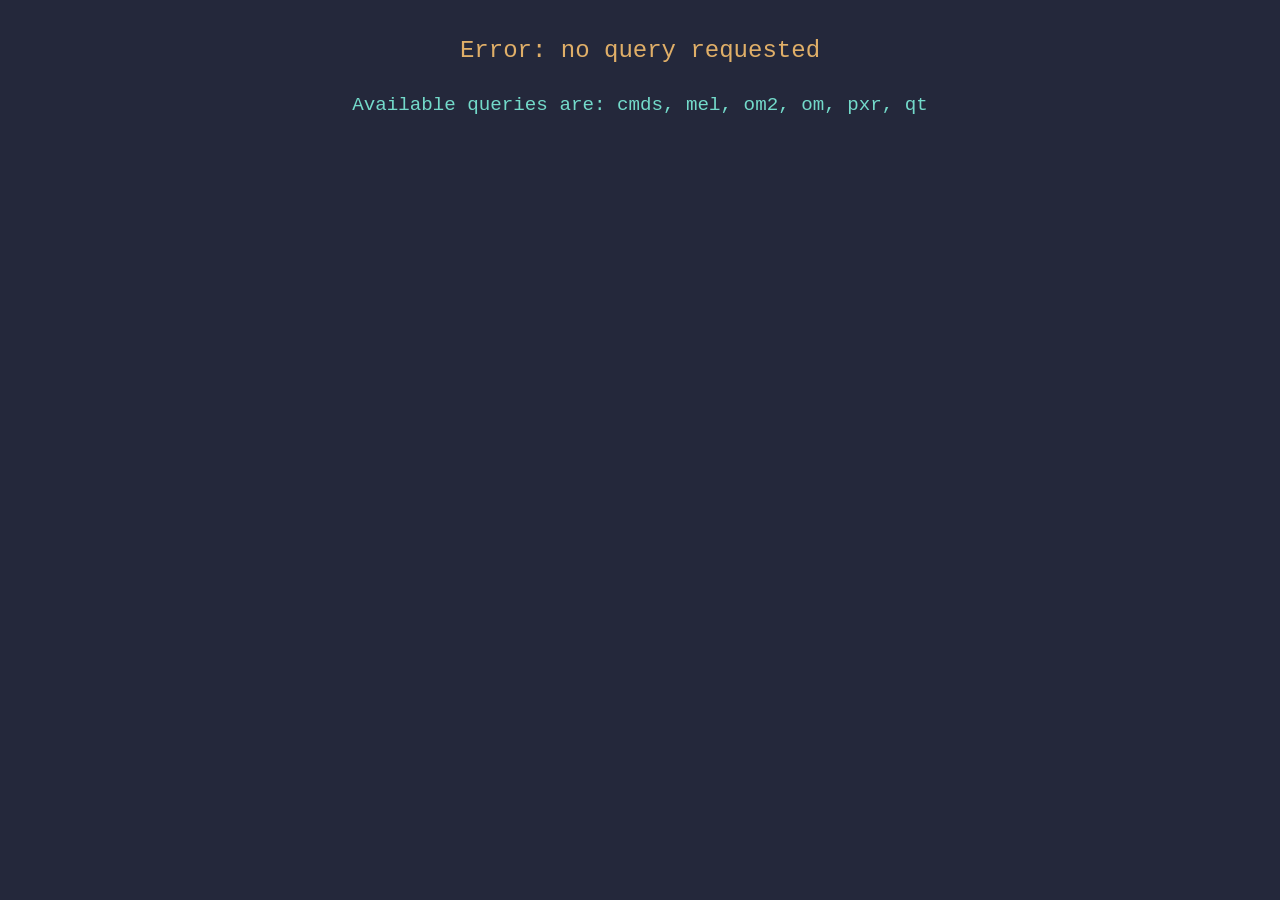
<file: index.html>
<!doctype html>
<html>

<head>
    <link rel="stylesheet" href="styles.css">
</head>

<body>
    <div class="title"></div>
    <div class="message"></div>
    <script src="index.js"></script>
</body>

</html>
</file>
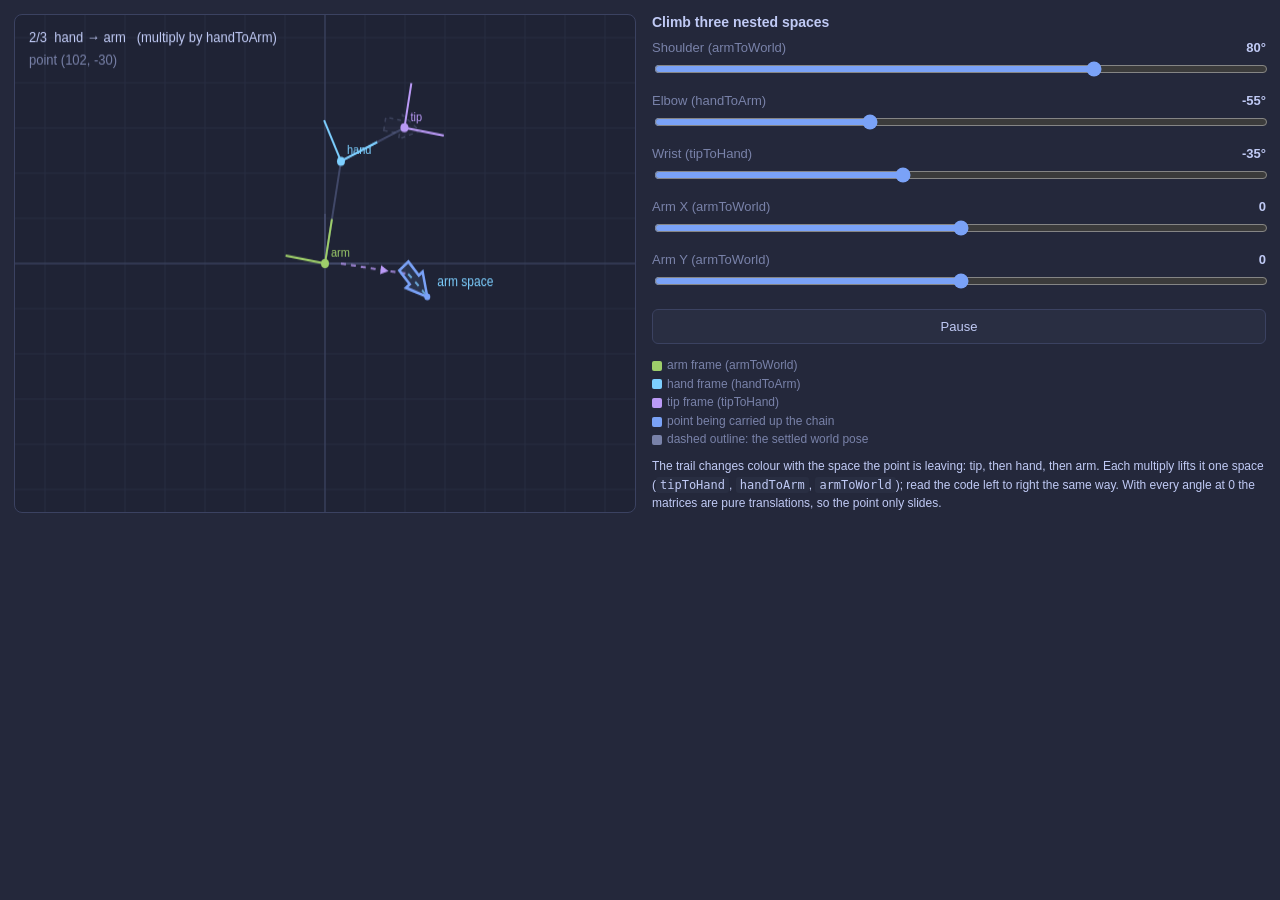
<file: docs/matrix/widgets/chain_trip.html>
<!DOCTYPE html>
<html lang="en">
<head>
  <meta charset="utf-8">
  <meta name="viewport" content="width=device-width, initial-scale=1">
  <title>Chaining spaces: three frames deep</title>
  <link rel="stylesheet" href="../css/widgets.css">
</head>
<body>
  <div class="wrap">
    <canvas id="cv" width="620" height="440"></canvas>
    <div class="panel">
      <h4>Climb three nested spaces</h4>
      <div class="row">
        <label>Shoulder (armToWorld) <output id="oSh">80&deg;</output></label>
        <input id="sh" type="range" min="-180" max="180" value="80" step="1">
      </div>
      <div class="row">
        <label>Elbow (handToArm) <output id="oEl">-55&deg;</output></label>
        <input id="el" type="range" min="-180" max="180" value="-55" step="1">
      </div>
      <div class="row">
        <label>Wrist (tipToHand) <output id="oWr">-35&deg;</output></label>
        <input id="wr" type="range" min="-180" max="180" value="-35" step="1">
      </div>
      <div class="row">
        <label>Arm X (armToWorld) <output id="oBx">0</output></label>
        <input id="bx" type="range" min="-220" max="220" value="0" step="1">
      </div>
      <div class="row">
        <label>Arm Y (armToWorld) <output id="oBy">0</output></label>
        <input id="by" type="range" min="-180" max="180" value="0" step="1">
      </div>
      <button id="play" class="play">Play the three multiplications</button>
      <div class="legend">
        <div><span class="sw" style="background:#9ece6a"></span>arm frame (armToWorld)</div>
        <div><span class="sw" style="background:#7dcfff"></span>hand frame (handToArm)</div>
        <div><span class="sw" style="background:#bb9af7"></span>tip frame (tipToHand)</div>
        <div><span class="sw" style="background:#7aa2f7"></span>point being carried up the chain</div>
        <div><span class="sw" style="background:#7982a9"></span>dashed outline: the settled world pose</div>
        <div class="tip">The trail changes colour with the space the point is leaving: tip, then hand, then arm. Each multiply lifts it one space (<code>tipToHand</code>, <code>handToArm</code>, <code>armToWorld</code>); read the code left to right the same way. With every angle at 0 the matrices are pure translations, so the point only slides.</div>
      </div>
    </div>
  </div>
  <script src="../js/chain_trip.js"></script>
</body>
</html>
</file>
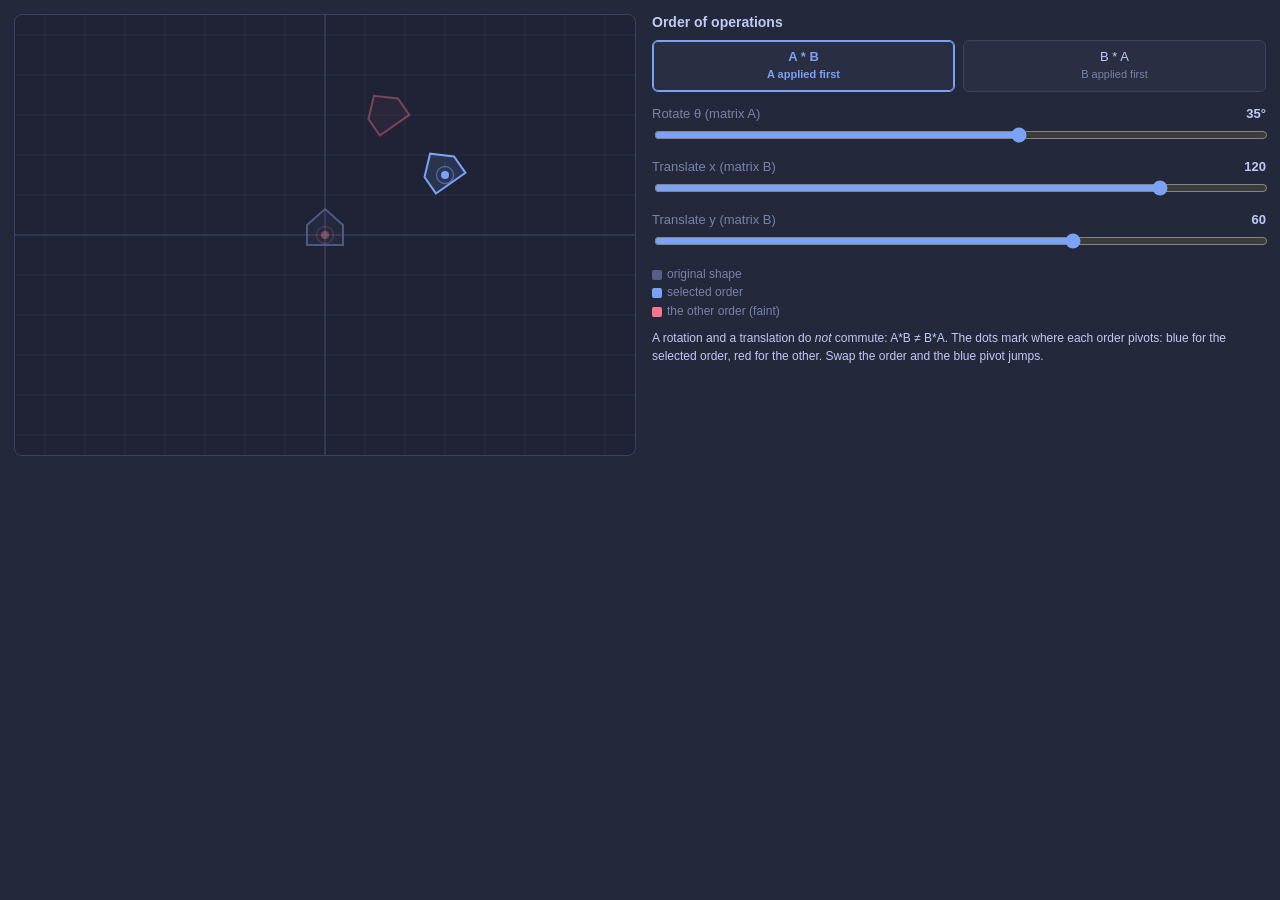
<file: docs/matrix/widgets/order_playground.html>
<!DOCTYPE html>
<html lang="en">
<head>
  <meta charset="utf-8">
  <meta name="viewport" content="width=device-width, initial-scale=1">
  <title>Matrix order playground</title>
  <link rel="stylesheet" href="../css/widgets.css">
</head>
<body>
  <div class="wrap">
    <canvas id="cv" width="620" height="440"></canvas>
    <div class="panel">
      <h4>Order of operations</h4>
      <div class="orders">
        <button id="btnAB" class="active">A * B<br><small>A applied first</small></button>
        <button id="btnBA">B * A<br><small>B applied first</small></button>
      </div>
      <div class="row">
        <label>Rotate &theta; (matrix A) <output id="oAng">35&deg;</output></label>
        <input id="ang" type="range" min="-180" max="180" value="35" step="1">
      </div>
      <div class="row">
        <label>Translate x (matrix B) <output id="oTx">120</output></label>
        <input id="tx" type="range" min="-180" max="180" value="120" step="1">
      </div>
      <div class="row">
        <label>Translate y (matrix B) <output id="oTy">60</output></label>
        <input id="ty" type="range" min="-160" max="160" value="60" step="1">
      </div>
      <div class="legend">
        <div><span class="sw" style="background:#565f89"></span>original shape</div>
        <div><span class="sw" style="background:#7aa2f7"></span>selected order</div>
        <div><span class="sw" style="background:#f7768e"></span>the other order (faint)</div>
        <div class="tip">A rotation and a translation do <em>not</em> commute: A*B &ne; B*A. The dots mark where each order pivots: blue for the selected order, red for the other. Swap the order and the blue pivot jumps.</div>
      </div>
    </div>
  </div>
  <script src="../js/order_playground.js"></script>
</body>
</html>
</file>
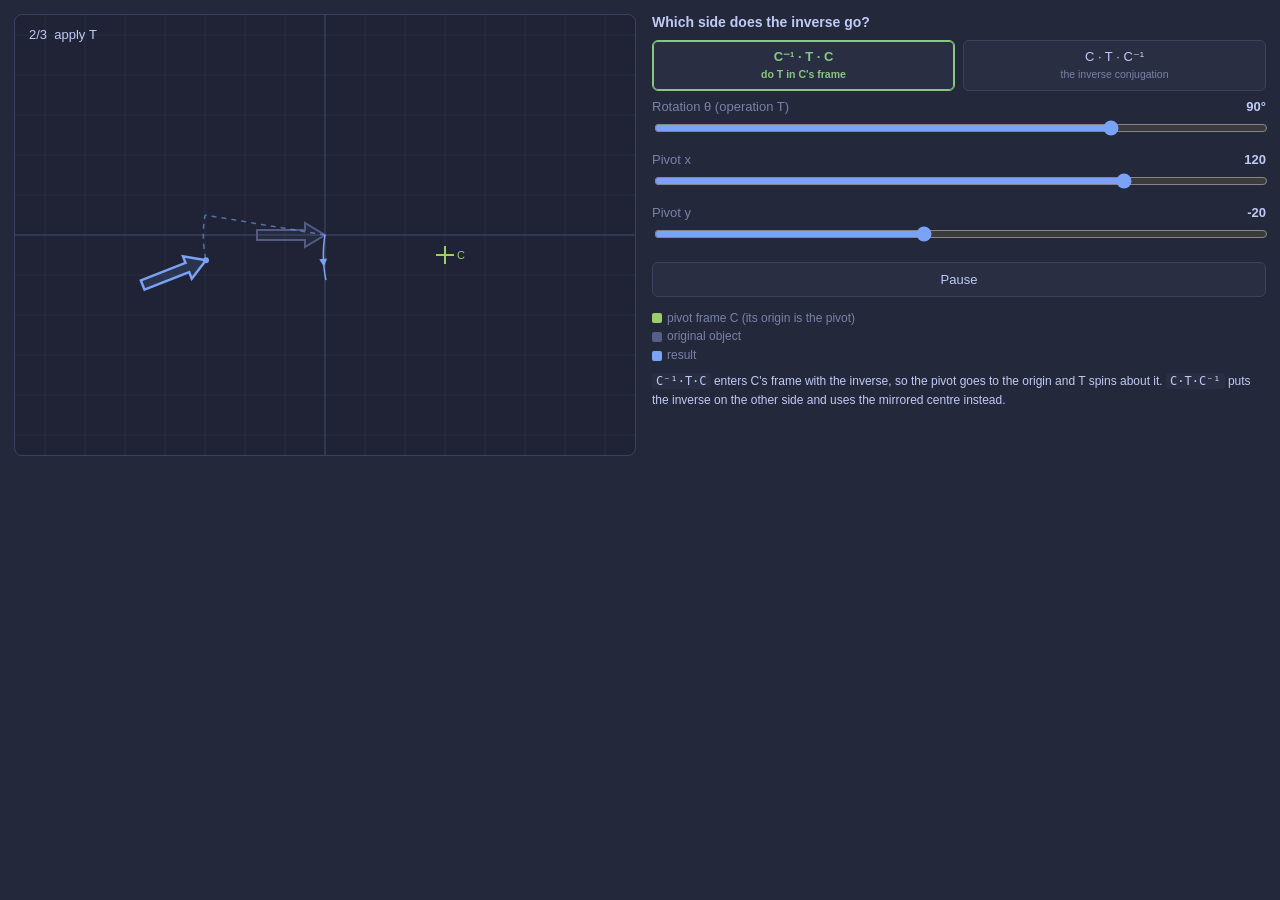
<file: docs/matrix/widgets/sandwich_pivot.html>
<!DOCTYPE html>
<html lang="en">
<head>
  <meta charset="utf-8">
  <meta name="viewport" content="width=device-width, initial-scale=1">
  <title>Change of basis: the sandwich</title>
  <link rel="stylesheet" href="../css/widgets.css">
</head>
<body>
  <div class="wrap">
    <canvas id="cv" width="620" height="440"></canvas>
    <div class="panel">
      <h4>Which side does the inverse go?</h4>
      <div class="modes">
        <button id="btnInv" class="active">C&#8315;&#185; &#183; T &#183; C<small>do T in C's frame</small></button>
        <button id="btnFwd">C &#183; T &#183; C&#8315;&#185;<small>the inverse conjugation</small></button>
      </div>
      <div class="row">
        <label>Rotation &theta; (operation T) <output id="oAng">90&deg;</output></label>
        <input id="ang" type="range" min="-180" max="180" value="90" step="1">
      </div>
      <div class="row">
        <label>Pivot x <output id="oPx">120</output></label>
        <input id="px" type="range" min="-220" max="220" value="120" step="1">
      </div>
      <div class="row">
        <label>Pivot y <output id="oPy">-20</output></label>
        <input id="py" type="range" min="-160" max="160" value="-20" step="1">
      </div>
      <button id="play" class="play">Play the three steps</button>
      <div class="legend">
        <div><span class="sw" style="background:#9ece6a"></span>pivot frame C (its origin is the pivot)</div>
        <div><span class="sw" style="background:#565f89"></span>original object</div>
        <div><span class="sw" style="background:#7aa2f7"></span>result</div>
        <div class="tip"><code>C&#8315;&#185;&#183;T&#183;C</code> enters C's frame with the inverse, so the pivot goes to the origin and T spins about it. <code>C&#183;T&#183;C&#8315;&#185;</code> puts the inverse on the other side and uses the mirrored centre instead.</div>
      </div>
    </div>
  </div>
  <script src="../js/sandwich_pivot.js"></script>
</body>
</html>
</file>
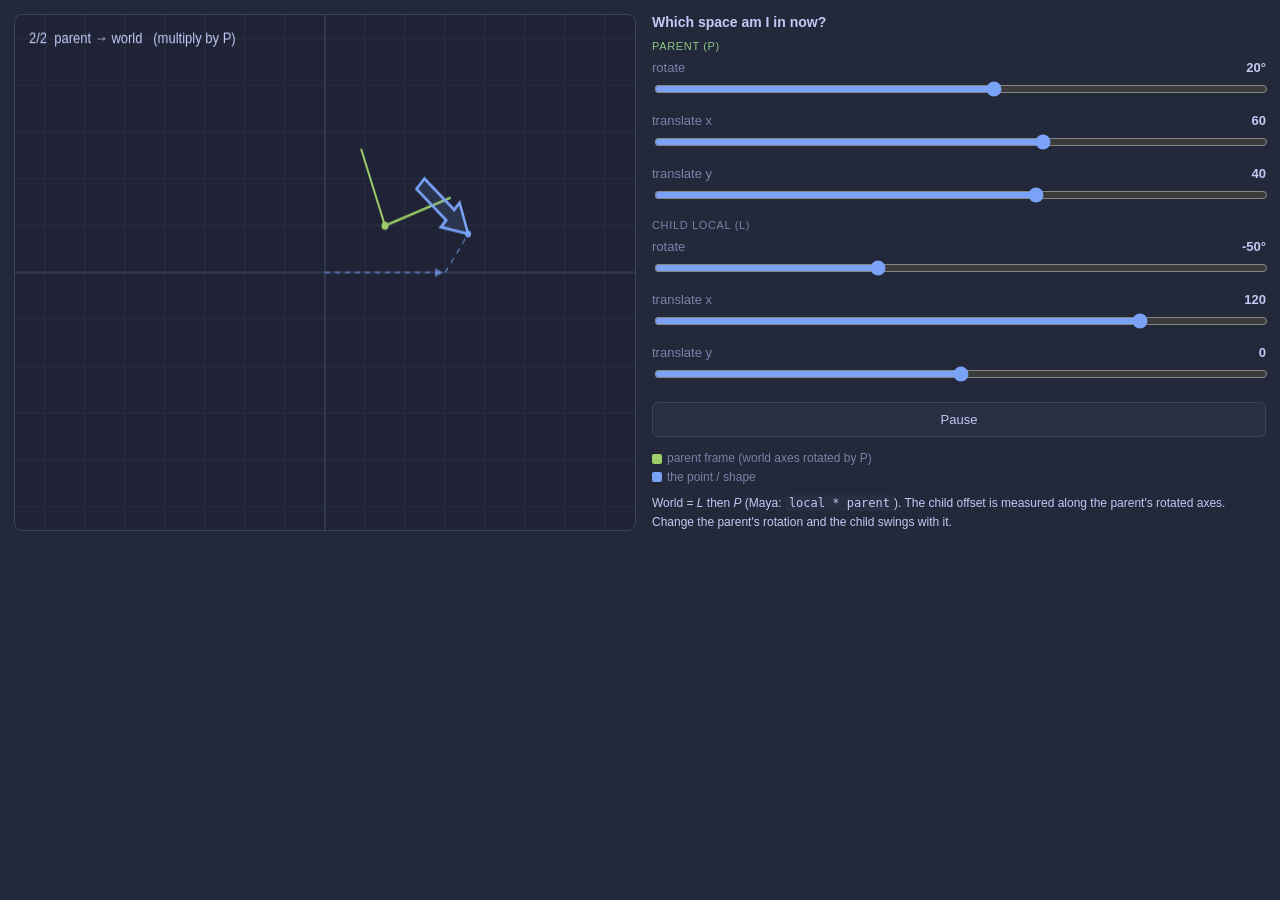
<file: docs/matrix/widgets/space_trip.html>
<!DOCTYPE html>
<html lang="en">
<head>
  <meta charset="utf-8">
  <meta name="viewport" content="width=device-width, initial-scale=1">
  <title>A point's trip through spaces</title>
  <link rel="stylesheet" href="../css/widgets.css">
</head>
<body>
  <div class="wrap">
    <canvas id="cv" width="620" height="440"></canvas>
    <div class="panel">
      <h4>Which space am I in now?</h4>
      <div class="group parent">Parent (P)</div>
      <div class="row">
        <label>rotate <output id="oPa">20&deg;</output></label>
        <input id="pa" type="range" min="-180" max="180" value="20" step="1">
      </div>
      <div class="row">
        <label>translate x <output id="oPtx">60</output></label>
        <input id="ptx" type="range" min="-220" max="220" value="60" step="1">
      </div>
      <div class="row">
        <label>translate y <output id="oPty">40</output></label>
        <input id="pty" type="range" min="-160" max="160" value="40" step="1">
      </div>
      <div class="group">Child local (L)</div>
      <div class="row">
        <label>rotate <output id="oCa">0&deg;</output></label>
        <input id="ca" type="range" min="-180" max="180" value="-50" step="1">
      </div>
      <div class="row">
        <label>translate x <output id="oCtx">120</output></label>
        <input id="ctx" type="range" min="-200" max="200" value="120" step="1">
      </div>
      <div class="row">
        <label>translate y <output id="oCty">0</output></label>
        <input id="cty" type="range" min="-160" max="160" value="0" step="1">
      </div>
      <button id="play" class="play">Play the trip</button>
      <div class="legend">
        <div><span class="sw" style="background:#9ece6a"></span>parent frame (world axes rotated by P)</div>
        <div><span class="sw" style="background:#7aa2f7"></span>the point / shape</div>
        <div class="tip">World = <em>L</em> then <em>P</em> (Maya: <code>local * parent</code>). The child offset is measured along the parent's rotated axes. Change the parent's rotation and the child swings with it.</div>
      </div>
    </div>
  </div>
  <script src="../js/space_trip.js"></script>
</body>
</html>
</file>
<file: styles.css>
body {
    background-color: #24283b;
    color: #73daca;
    text-align: center;
    font-family: 'Liberation Mono', sans-serif;
}


.title {
    color: #e0af68;
    line-height: 22px;
    font-size: 150%;
    padding: 2rem 0;
    filter: opacity(0%);
    transition: filter 0.2s ease-in-out;
}


.message {
    color: #73daca;
    font-size: 120%;
    filter: opacity(0%);
    transition: filter 0.2s ease-in-out;
}
</file>
<file: docs/matrix/css/widgets.css>
/* Shared chrome for the interactive matrix widgets.
   Each sub-page loads this inside its own iframe, so these rules stay
   scoped to that widget document. Edit the variables to retheme them all. */

:root {
  --ink: #c0caf5;
  --muted: #7982a9;
  --line: #3b4261;
  --accent: #7aa2f7;
  --pivot: #8ac782;
  --parent: #8ac782;
  --warn: #f7768e;
  --panel: #24283b;
  --card: #1f2335;
  --field: #292e42;
}

* {
  box-sizing: border-box;
}

html, body {
  margin: 0;
  background: var(--panel);
  color: var(--ink);
  font-family: -apple-system, BlinkMacSystemFont, "Segoe UI", Roboto, Helvetica, Arial, sans-serif;
}

.wrap {
  display: flex;
  flex-wrap: wrap;
  gap: 16px;
  padding: 14px;
}

canvas {
  border: 1px solid var(--line);
  border-radius: 8px;
  background: var(--card);
  max-width: 100%;
  height: auto;
}

.panel {
  flex: 1 1 250px;
  min-width: 230px;
}

.panel h4 {
  margin: 0 0 10px;
  font-size: 14px;
}

.row {
  margin: 0 0 12px;
}

.row label {
  display: flex;
  justify-content: space-between;
  font-size: 13px;
  color: var(--muted);
  margin-bottom: 4px;
}

.row output {
  font-variant-numeric: tabular-nums;
  color: var(--ink);
  font-weight: 600;
}

input[type=range] {
  width: 100%;
  accent-color: var(--accent);
}

.group {
  font-size: 11px;
  text-transform: uppercase;
  letter-spacing: .06em;
  color: var(--muted);
  margin: 4px 0 8px;
}

.group.parent {
  color: var(--parent);
}

/* Segmented toggles (order of operations, conjugation direction) */
.orders {
  display: flex;
  gap: 8px;
  margin: 0 0 14px;
}

.modes {
  display: flex;
  gap: 8px;
  margin: 0 0 8px;
}

.orders button, .modes button {
  flex: 1;
  padding: 8px 6px;
  border: 1px solid var(--line);
  background: var(--field);
  border-radius: 6px;
  cursor: pointer;
  font: inherit;
  font-size: 13px;
  line-height: 1.3;
  color: var(--ink);
}

.orders button small, .modes button small {
  color: var(--muted);
  font-size: 11px;
}

.modes button small {
  display: block;
  font-size: 10.5px;
  margin-top: 2px;
}

.orders button.active {
  border-color: var(--accent);
  color: var(--accent);
  box-shadow: 0 0 0 1px var(--accent) inset;
  font-weight: 600;
}

.orders button.active small {
  color: var(--accent);
}

.modes button.active {
  border-color: var(--pivot);
  color: var(--pivot);
  box-shadow: 0 0 0 1px var(--pivot) inset;
  font-weight: 600;
}

.modes button.active small {
  color: var(--pivot);
}

/* Play / pause control */
.play {
  width: 100%;
  padding: 9px;
  margin-top: 4px;
  border: 1px solid var(--line);
  background: var(--field);
  border-radius: 6px;
  cursor: pointer;
  font: inherit;
  font-size: 13px;
  color: var(--ink);
}

.play:hover {
  border-color: var(--accent);
  color: var(--accent);
}

.legend {
  font-size: 12px;
  color: var(--muted);
  line-height: 1.55;
  margin-top: 12px;
}

.legend .sw {
  display: inline-block;
  width: 10px;
  height: 10px;
  border-radius: 2px;
  margin-right: 5px;
  vertical-align: middle;
}

.legend .tip {
  margin-top: 8px;
  color: var(--ink);
}

code {
  font-family: ui-monospace, Consolas, monospace;
  background: var(--field);
  padding: 1px 4px;
  border-radius: 3px;
}
</file>
